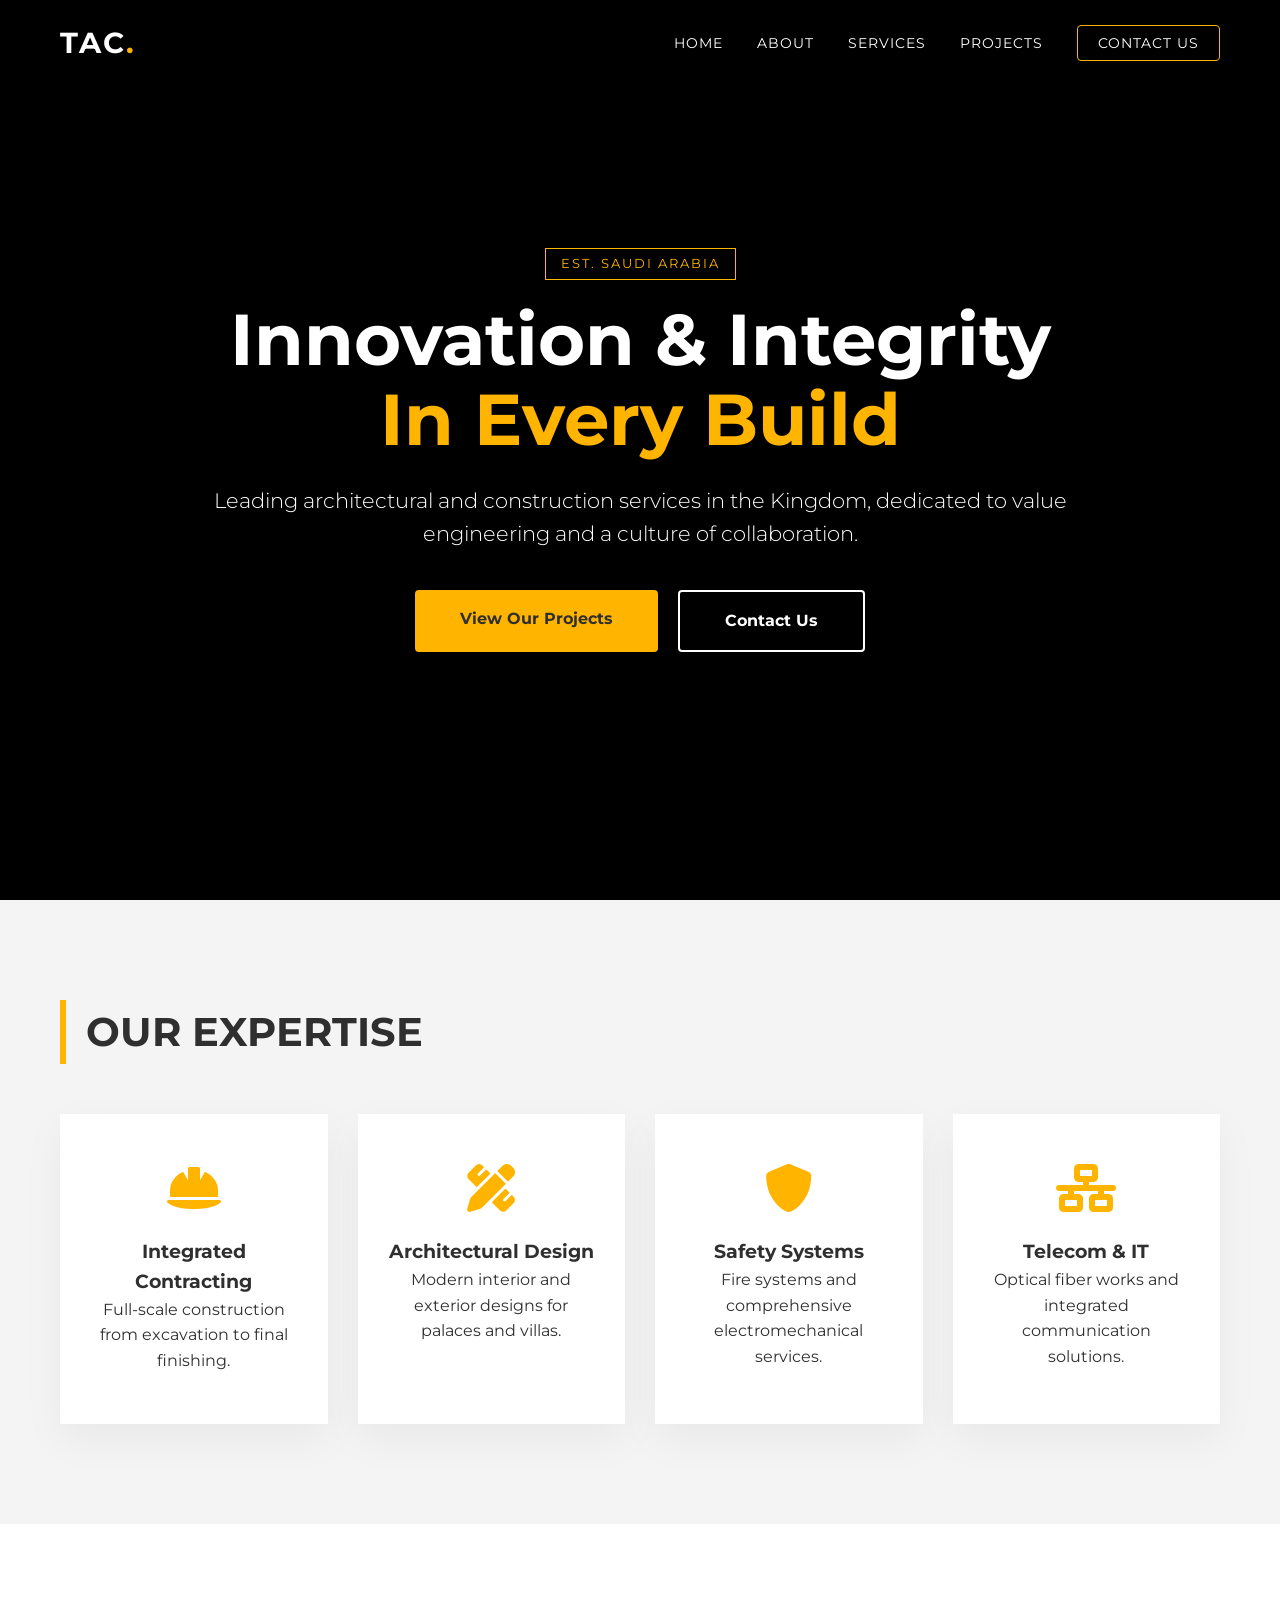
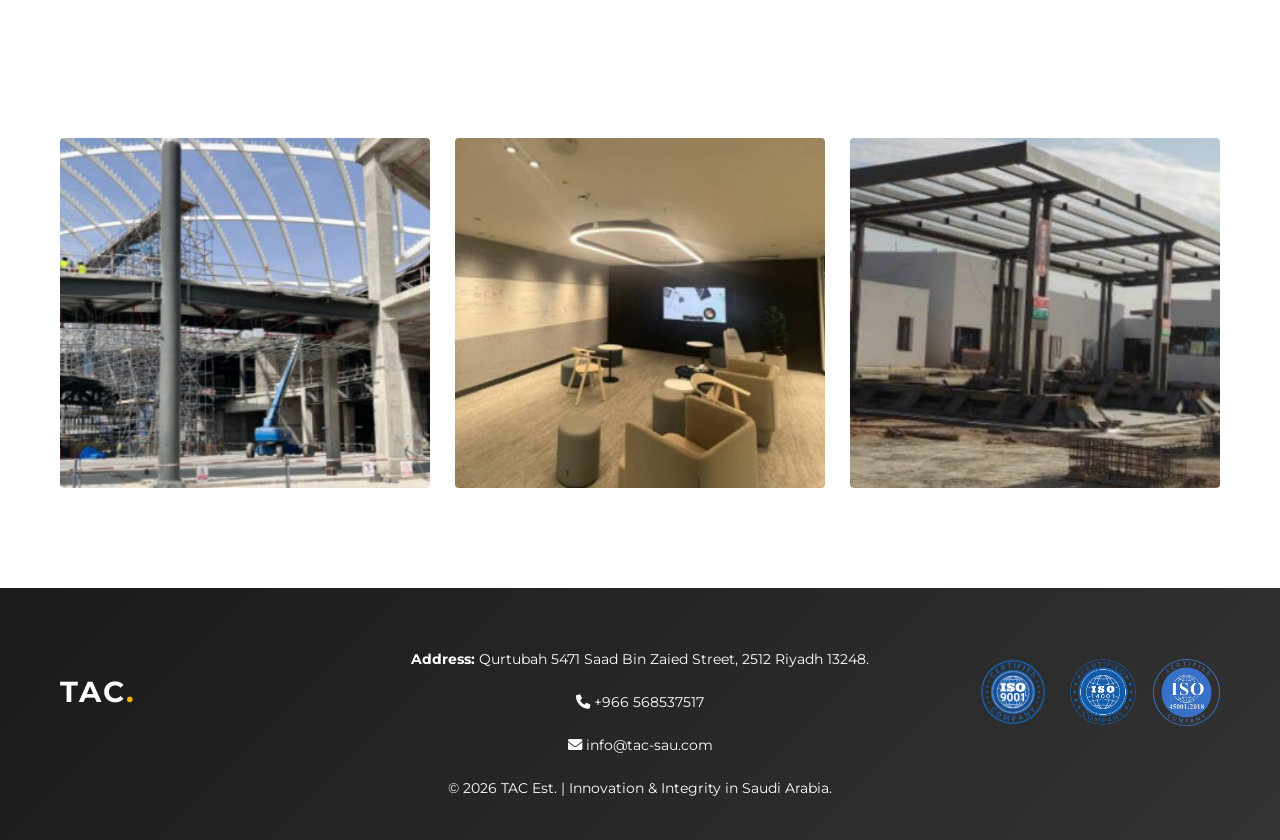
<file: index.html>
<!DOCTYPE html>
<html lang="en">
<head>
    <meta charset="UTF-8">
    <meta name="viewport" content="width=device-width, initial-scale=1.0">
    <title>TAC</title>
    
    <link rel="stylesheet" href="style.css">
    
    <link href="https://fonts.googleapis.com/css2?family=Montserrat:wght@300;400;700&display=swap" rel="stylesheet">
    <link rel="stylesheet" href="https://cdnjs.cloudflare.com/ajax/libs/font-awesome/6.0.0/css/all.min.css">
    <link href="https://unpkg.com/aos@2.3.1/dist/aos.css" rel="stylesheet">
</head>
<body>

   <header class="hero">
    <nav class="navbar">
        <div class="nav-container">
            <div class="logo">TAC<span>.</span></div>
            <div class="menu-toggle" id="mobile-menu">
                <span></span>
                <span></span>
                <span></span>
            </div>
            <div class="nav-links">
                <a href="index.html">Home</a>
                <a href="about.html">About</a>
                <a href="services.html">Services</a>
                <a href="#projects">Projects</a>
                <a href="#contact" class="nav-cta">Contact Us</a>
            </div>
        </div>
    </nav>

    <video class="hero-video" autoplay muted loop playsinline>
        <source src="https://assets.mixkit.co/videos/preview/mixkit-architectural-model-of-a-modern-building-42516-large.mp4" type="video/mp4">
    </video>

    <div class="hero-content" data-aos="fade-up">
        <span class="hero-badge">Est. Saudi Arabia</span>
        <h1>Innovation & Integrity <br><span class="gold-text">In Every Build</span></h1>
        <p>Leading architectural and construction services in the Kingdom, dedicated to value engineering and a culture of collaboration.</p>
        <div class="hero-btns">
            <a href="#projects" class="btn">View Our Projects</a>
            <a href="#contact" class="btn btn-outline">Contact Us</a>
        </div>
    </div>
</header>


    <section id="services" class="light-bg">
        <div class="container">
            <h2 data-aos="fade-up">Our Expertise</h2>
            <div class="services-grid">
                <div class="service-card" data-aos="zoom-in">
                    <i class="fas fa-hard-hat"></i>
                    <h3>Integrated Contracting</h3>
                    <p>Full-scale construction from excavation to final finishing.</p>
                </div>
                <div class="service-card" data-aos="zoom-in" data-aos-delay="100">
                    <i class="fas fa-pencil-ruler"></i>
                    <h3>Architectural Design</h3>
                    <p>Modern interior and exterior designs for palaces and villas.</p>
                </div>
                <div class="service-card" data-aos="zoom-in" data-aos-delay="200">
                    <i class="fas fa-shield-alt"></i>
                    <h3>Safety Systems</h3>
                    <p>Fire systems and comprehensive electromechanical services.</p>
                </div>
                <div class="service-card" data-aos="zoom-in" data-aos-delay="300">
                    <i class="fas fa-network-wired"></i>
                    <h3>Telecom & IT</h3>
                    <p>Optical fiber works and integrated communication solutions.</p>
                </div>
            </div>
        </div>
    </section>

    <section id="projects" class="projects">
        <div class="container">
            <h2 class="white-border" data-aos="fade-up">Featured Work</h2>
            <div class="project-grid">
                <div class="project-item" data-aos="fade-up">
                    <img src="/Images/Al-hamra.png" alt="Al Hamra">
                    <div class="project-overlay">
                        <h3>Al Hamra Project</h3>
                        <p>Structural work, finishing, and MEP.</p>
                    </div>
                </div>
                <div class="project-item" data-aos="fade-up" data-aos-delay="100">
                    <img src="/Images/Twin-Tower-A.png" alt="Twin Tower">
                    <div class="project-overlay">
                        <h3>Twin Tower A</h3>
                        <p>Mechanical piping and luxury finishing.</p>
                    </div>
                </div>
                <div class="project-item" data-aos="fade-up" data-aos-delay="200">
                    <img src="Images/Total-petrol.png" alt="Petrol Station">
                    <div class="project-overlay">
                        <h3>Total Petrol Station</h3>
                        <p>Full construction and execution.</p>
                    </div>
                </div>
            </div>
        </div>
    </section>

    <footer>
        <div class="footer-content">
            <div class="footer-logo">
                <div class="logo">TAC<span>.</span></div>
            </div>
            <div class="footer-info">
                <p><strong>Address:</strong> Qurtubah 5471 Saad Bin Zaied Street, 2512 Riyadh 13248.</p>
                <p><i class="fas fa-phone"></i> +966 568537517</p>
                <p><i class="fas fa-envelope"></i> info@tac-sau.com</p>
            </div>
            <div class="footer-map">
                <img src="Images/iso-9001.png" alt="ISO 9001 Certified">
                <img src="Images/iso-14001.png" alt="ISO 14001 Certified">
                <img src="Images/iso-45001.png" alt="ISO 45001 Certified" class="small-seal">
            </div>
        </div>
        <p>&copy; 2026 TAC Est. | Innovation & Integrity in Saudi Arabia.</p>
    </footer>

    <script src="https://unpkg.com/aos@2.3.1/dist/aos.js"></script>
    <script>
        AOS.init({ duration: 1000, once: true });

        // Mobile menu toggle
        const mobileMenu = document.getElementById('mobile-menu');
        const navLinks = document.querySelector('.nav-links');

        mobileMenu.addEventListener('click', () => {
            navLinks.classList.toggle('active');
        });

        // Close menu when clicking a link
        navLinks.addEventListener('click', (e) => {
            if (e.target.tagName === 'A') {
                navLinks.classList.remove('active');
            }
        });
    </script>
</body>
</html>
</file>
<file: style.css>
/* --- Root Variables --- */
:root {
    --slate: #2F2F2F;
    --gold: #FFB400;
    --white: #FFFFFF;
    --light-grey: #f4f4f4;
    --transition: all 0.3s ease;
}

/* --- Global Styles --- */
* {
    margin: 0;
    padding: 0;
    box-sizing: border-box;
}

body {
    font-family: 'Montserrat', sans-serif;
    line-height: 1.6;
    color: var(--slate);
    scroll-behavior: smooth;
    overflow-x: hidden;
}

.container {
    max-width: 1200px;
    margin: 0 auto;
    padding: 0 20px;
}

section {
    padding: 100px 0;
}

h2 {
    font-size: 2.5rem;
    border-left: 6px solid var(--gold);
    padding-left: 20px;
    margin-bottom: 50px;
    text-transform: uppercase;
}

.gold-text {
    color: var(--gold);
}

.light-bg {
    background-color: var(--light-grey);
}

/* --- Navigation --- */
.navbar {
    position: fixed;
    top: 0;
    width: 100%;
    z-index: 1000;
    padding: 20px 0;
    background: linear-gradient(to bottom, rgba(0,0,0,0.8) 0%, transparent 100%);
    transition: var(--transition);
}

.nav-container {
    max-width: 1200px;
    margin: 0 auto;
    display: flex;
    justify-content: space-between;
    align-items: center;
    padding: 0 20px;
}

.logo {
    font-size: 1.8rem;
    font-weight: 700;
    color: var(--white);
    letter-spacing: 2px;
}

.logo span {
    color: var(--gold);
}

.menu-toggle {
    display: none;
    flex-direction: column;
    cursor: pointer;
    gap: 4px;
}

.menu-toggle span {
    width: 25px;
    height: 3px;
    background: var(--white);
    transition: var(--transition);
}

.nav-links a {
    color: var(--white);
    text-decoration: none;
    margin-left: 30px;
    font-size: 0.9rem;
    text-transform: uppercase;
    letter-spacing: 1px;
    transition: var(--transition);
    font-weight: 400;
}

.nav-links a:hover {
    color: var(--gold);
}

.nav-links .nav-cta {
    border: 1px solid var(--gold);
    padding: 8px 20px;
    border-radius: 4px;
}

.nav-links .nav-cta:hover {
    background: var(--gold);
    color: var(--slate);
}

.navbar.scrolled {
    background: rgba(0, 0, 0, 0.9) !important;
}

/* --- Hero Section --- */
.hero {
    height: 100vh;
    display: flex;
    align-items: center;
    justify-content: center;
    text-align: center;
    color: var(--white);
    position: relative;
    background: #000;
}

.hero-video {
    position: absolute;
    top: 50%;
    left: 50%;
    min-width: 100%;
    min-height: 100%;
    width: auto;
    height: auto;
    transform: translate(-50%, -50%);
    opacity: 0.4;
    z-index: 0;
    object-fit: cover;
}

.hero-content {
    z-index: 1;
    max-width: 900px;
}

.hero-badge {
    display: inline-block;
    color: var(--gold);
    border: 1px solid var(--gold);
    padding: 5px 15px;
    font-size: 0.8rem;
    text-transform: uppercase;
    letter-spacing: 2px;
    margin-bottom: 20px;
}

.hero h1 {
    font-size: 4.5rem;
    font-weight: 700;
    line-height: 1.1;
    margin-bottom: 25px;
}

.hero p {
    font-size: 1.3rem;
    margin-bottom: 40px;
    font-weight: 300;
}

.hero-btns {
    display: flex;
    gap: 20px;
    justify-content: center;
}

/* --- Services Hero --- */
.services-hero {
    height: 70vh;
    display: flex;
    align-items: center;
    justify-content: center;
    text-align: center;
    color: var(--white);
    position: relative;
    background: linear-gradient(rgba(0,0,0,0.7), rgba(0,0,0,0.7)), 
                url('Images/services-bg.jpg') center/cover no-repeat fixed;
    background-attachment: fixed;
    background-position: center;
    background-size: cover;
}

.services-hero .hero-content {
    z-index: 1;
    max-width: 800px;
    padding: 0 20px;
}

.services-hero h1 {
    font-size: 3.5rem;
    font-weight: 700;
    line-height: 1.1;
    margin-bottom: 25px;
}

.services-hero p {
    font-size: 1.2rem;
    margin-bottom: 40px;
    font-weight: 300;
}

/* --- Buttons --- */
.btn {
    padding: 16px 45px;
    background: var(--gold);
    color: var(--slate);
    text-decoration: none;
    font-weight: 700;
    border-radius: 4px;
    border: none;
    cursor: pointer;
    display: inline-block;
    transition: var(--transition);
}

.btn:hover {
    transform: scale(1.05);
    background: var(--white);
}

.btn-outline {
    background: transparent !important;
    border: 2px solid var(--white) !important;
    color: var(--white) !important;
}

.btn-outline:hover {
    background: var(--white) !important;
    color: var(--slate) !important;
}

.full-width {
    width: 100%;
}

/* --- About Us (Image Inspired Layout) --- */
.about-page {
    padding: 0;
    overflow: hidden;
}

.intro-banner {
    display: flex;
    background: linear-gradient(135deg, #000 0%, #FFB400 100%);
    color: white;
    min-height: 550px;
    align-items: stretch;
}

.intro-content {
    flex: 1.2;
    padding: 80px 10% 80px 5%;
    z-index: 2;
}

.intro-content h2 {
    font-size: 2.5rem;
    border: none;
    padding: 0;
    margin-bottom: 25px;
    letter-spacing: 2px;
}

.intro-image {
    flex: 0.8;
    position: relative;
    clip-path: polygon(0% 0%, 100% 0%, 85% 100%, 0% 100%);
    order: -1;
}

.intro-image img {
    width: 100%;
    height: 100%;
    object-fit: cover;
}

.vmv-section {
    background: url('Images/sunset-crane.jpg') center/cover no-repeat fixed;
    padding: 100px 0;
    position: relative;
}

.vmv-container {
    position: relative;
    z-index: 2;
    display: grid;
    grid-template-columns: repeat(3, 1fr);
    max-width: 1100px;
    margin: 0 auto;
    gap: 30px;
}

.vmv-card {
    background: #FFB400;
    color: white;
    padding: 50px 30px;
    text-align: center;
    border-right: 1px solid rgba(255,255,255,0.15);
}

.vmv-card:last-child { border-right: none; }

.vmv-card i {
    font-size: 2.5rem;
    margin-bottom: 20px;
    display: block;
}

.vmv-card h3 {
    font-size: 1.8rem;
    margin-bottom: 15px;
    font-weight: 700;
}

/* --- Services --- */
.services-grid {
    display: grid;
    grid-template-columns: repeat(auto-fit, minmax(250px, 1fr));
    gap: 30px;
}

.service-card {
    background: var(--white);
    padding: 50px 30px;
    text-align: center;
    box-shadow: 0 15px 40px rgba(0,0,0,0.05);
    transition: var(--transition);
}

.service-card i {
    font-size: 3rem;
    color: var(--gold);
    margin-bottom: 25px;
}

.service-card:hover {
    transform: translateY(-15px);
    background: var(--slate);
    color: var(--white);

}

/* --- Projects --- */
.projects {
    background: linear-gradient(rgba(0,0,0,0.8), rgba(0,0,0,0.8)), 
                url('https://images.unsplash.com/photo-1541888946425-d81bb19240f5?auto=format&fit=crop&w=1500&q=80');
    background-attachment: fixed;
    background-position: center;
    background-size: cover;
    color: var(--white);
}

.white-border {
    border-color: var(--white);
}

.project-grid {
    display: grid;
    grid-template-columns: repeat(auto-fit, minmax(300px, 1fr));
    gap: 25px;
}

.project-item {
    position: relative;
    overflow: hidden;
    height: 350px;
    border-radius: 4px;
}

.project-item img {
    width: 100%;
    height: 100%;
    object-fit: cover;
    transition: transform 0.6s cubic-bezier(0.25, 0.46, 0.45, 0.94);
}

.project-overlay {
    position: absolute;
    top: 0;
    left: 0;
    width: 100%;
    height: 100%;
    background: rgba(255, 180, 0, 0.95);
    display: flex;
    flex-direction: column;
    justify-content: center;
    align-items: center;
    opacity: 0;
    transition: var(--transition);
    color: var(--slate);
    padding: 30px;
    text-align: center;
}

.project-item:hover img {
    transform: scale(1.1);
}

.project-item:hover .project-overlay {
    opacity: 1;
}

/* --- Footer --- */
footer {
    background: linear-gradient(135deg, #1a1a1a, #333);
    color: #fff;
    padding: 40px 0;
}

.footer-content {
    display: flex;
    justify-content: space-between;
    align-items: center;
    max-width: 1200px;
    margin: 0 auto;
    padding: 0 20px;
}

.footer-logo { flex: 1; }
.footer-info { flex: 2; text-align: left; }

.footer-map {
    flex: 1;
    text-align: right;
    display: flex;
    justify-content: flex-end;
    gap: 10px;
    align-items: center;
}

.footer-map img {
    max-width: 80px;
    height: auto;
}

.small-seal {
    max-width: 67px !important;
}

footer p {
    margin-top: 20px;
    font-size: 0.9rem;
    text-align: center;
}

/* --- History Section --- */
.history-item {
    display: flex;
    align-items: center;
    gap: 50px;
    margin-bottom: 80px;
}

.history-item.reverse {
    flex-direction: row-reverse;
}

.history-content {
    flex: 1;
}

.history-content h3 {
    font-size: 2rem;
    color: var(--slate);
    margin-bottom: 15px;
    font-weight: 700;
}

.history-content h4 {
    font-size: 1.2rem;
    color: var(--gold);
    margin-top: 20px;
    margin-bottom: 10px;
    font-weight: 700;
}

.history-content p {
    font-size: 1rem;
    color: var(--slate);
    margin-bottom: 15px;
    line-height: 1.8;
}

.history-content ul {
    list-style: none;
    padding-left: 0;
}

.history-content li {
    font-size: 0.95rem;
    color: var(--slate);
    margin-bottom: 10px;
    padding-left: 25px;
    position: relative;
}

.history-content li:before {
    content: '';
    position: absolute;
    left: 0;
    top: 50%;
    transform: translateY(-50%);
    width: 8px;
    height: 8px;
    background: var(--gold);
    border-radius: 50%;
}

.history-image {
    flex: 1;
}

.history-image img {
    width: 100%;
    height: auto;
    border-radius: 8px;
    box-shadow: 0 10px 30px rgba(0,0,0,0.1);
}

/* --- Mobile Responsive Nav & Scaling --- */
@media (max-width: 768px) {
    .menu-toggle { display: flex; }
    .nav-links { 
        position: fixed;
        top: 0;
        right: -100%;
        width: 250px;
        height: 100vh;
        background: rgba(0,0,0,0.95);
        flex-direction: column;
        justify-content: center;
        align-items: center;
        transition: right 0.3s ease;
        z-index: 999;
    }
    .nav-links.active { right: 0; }
    .nav-links a { 
        display: block;
        margin: 15px 0 !important;
        margin-left: 0 !important;
        font-size: 1rem;
        text-align: center;
        width: auto;
    }
    .nav-links .nav-cta {
        margin-top: 30px;
    }
    .navbar { padding: 10px 0; }
    .logo { font-size: 1.2rem; }

    .hero h1 { font-size: 2.5rem; }
    .hero p { font-size: 1.1rem; }
    .hero-btns { flex-direction: column; align-items: center; }

    .services-hero h1 { font-size: 2.5rem; }
    .services-hero p { font-size: 1.1rem; }
    .services-hero .hero-btns { flex-direction: column; align-items: center; }

    .container { padding: 0 10px; }
    section { padding: 50px 0; }
    h2 { font-size: 2rem; }
    
    .btn { padding: 12px 30px; }
    
    /* Scaling grids for mobile */
    .about-grid { grid-template-columns: 1fr; gap: 30px; }
    .intro-banner { flex-direction: column; }
    .intro-image { height: 350px; clip-path: none; }
    .vmv-container { grid-template-columns: 1fr; width: 90%; }
    .vmv-card { border-right: none; border-bottom: 1px solid rgba(255,255,255,0.2); }
    
    .services-grid { grid-template-columns: 1fr; }
    .project-grid { grid-template-columns: 1fr; }
    .project-item { height: 250px; }

    /* History mobile styles */
    .history-item { flex-direction: column !important; gap: 30px; }
    .history-content h3 { font-size: 1.5rem; }
    .history-content h4 { font-size: 1rem; }

    /* Footer mobile styles */
    .footer-content { flex-direction: column; gap: 20px; text-align: center; }
    .footer-info { text-align: center; }
    .footer-map { justify-content: center; }
}
</file>
